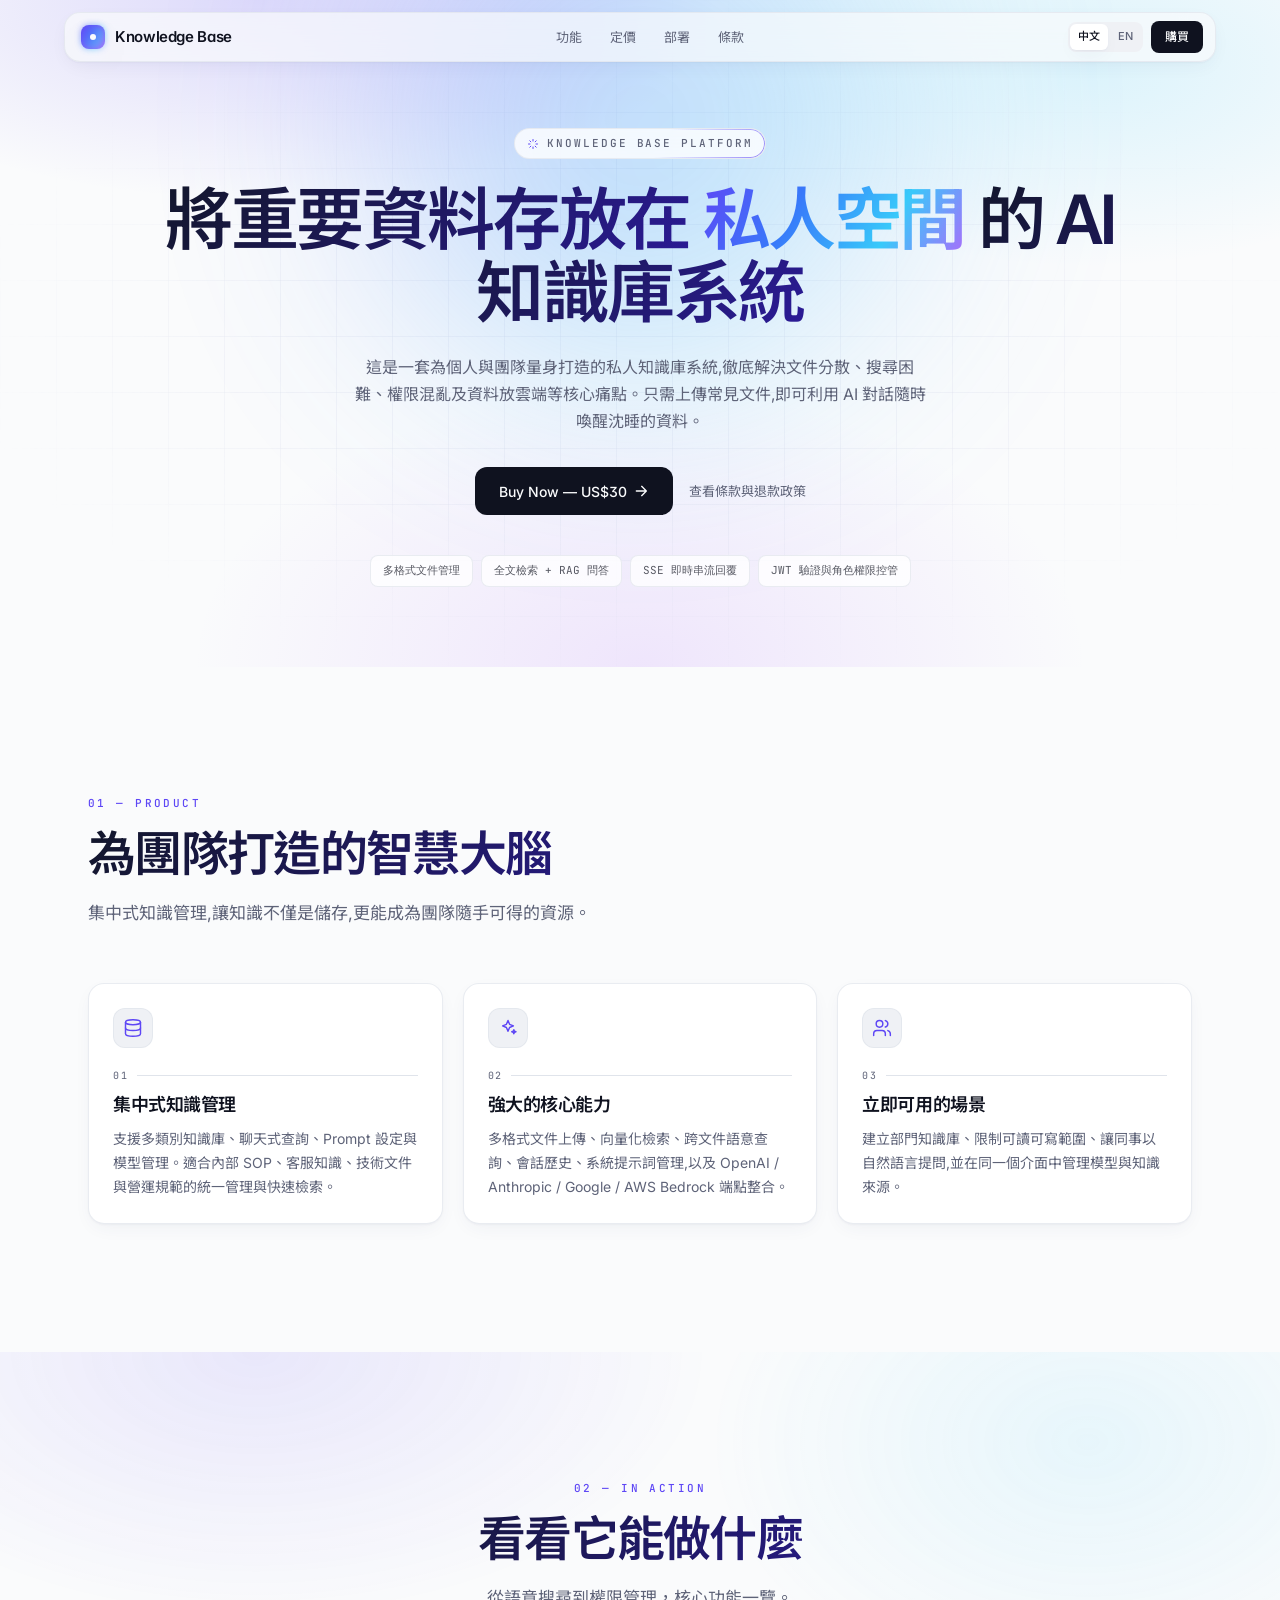
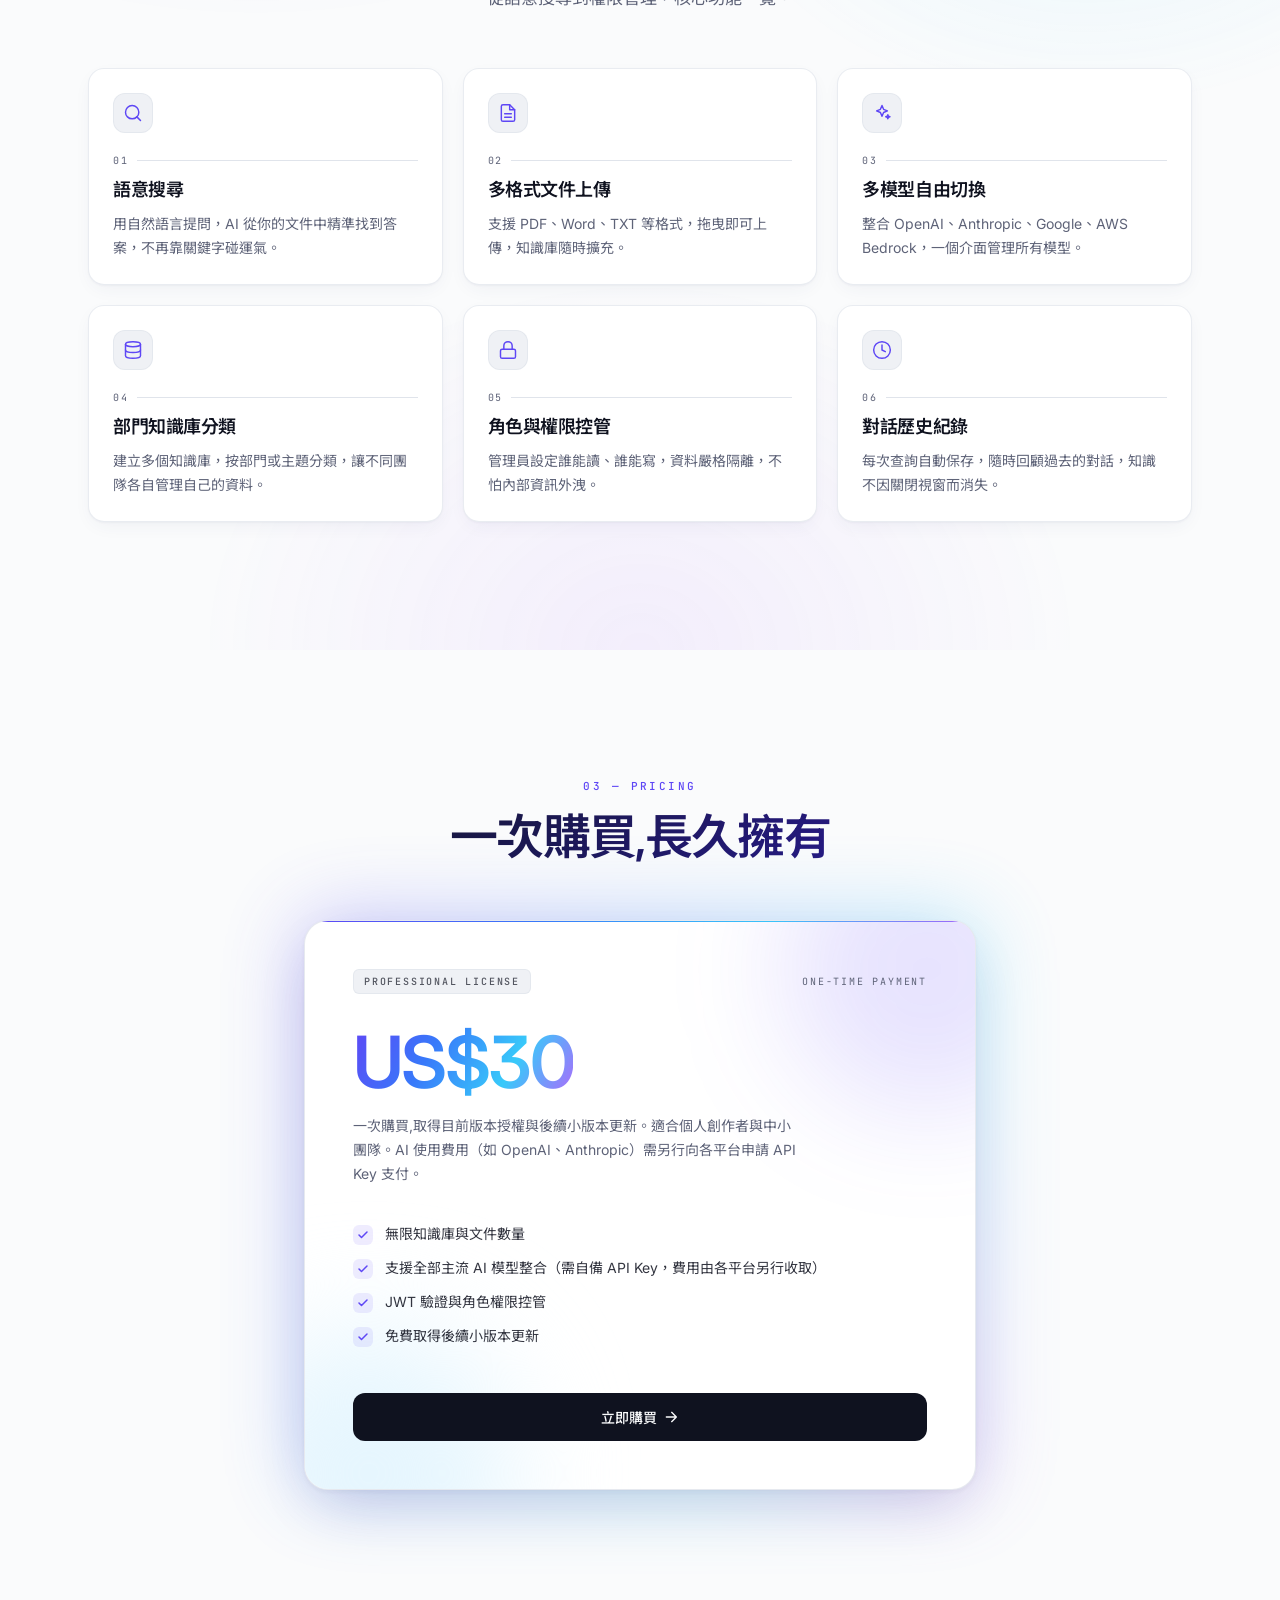
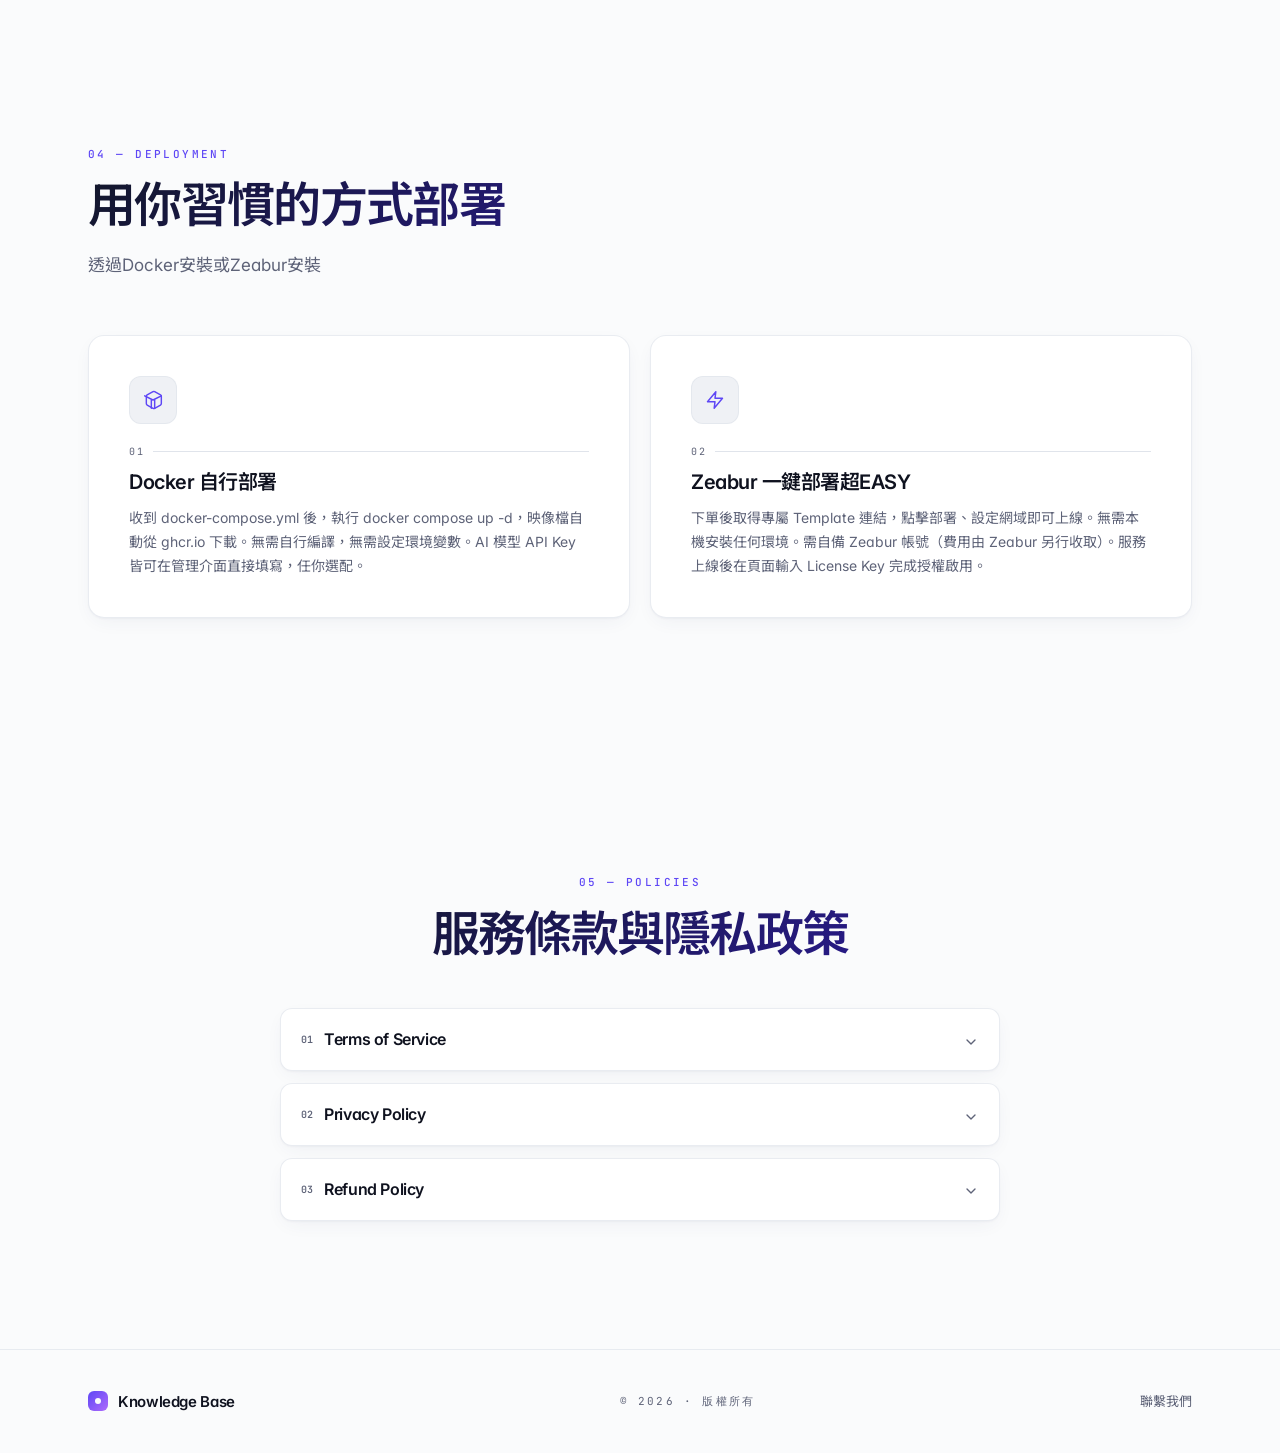
<file: index.html>
<!doctype html>
<html lang="zh-Hant" data-lang="zh">
  <head>
    <meta charset="UTF-8" />
    <meta name="viewport" content="width=device-width, initial-scale=1.0" />
    <title data-i18n="meta.title">AI Knowledge Base — 私人空間的 AI 知識庫系統</title>
    <meta name="description" data-i18n-attr="content" data-i18n="meta.description"
          content="為個人與團隊量身打造的私人 AI 知識庫系統,徹底解決文件分散、搜尋困難、權限混亂的核心痛點。" />
    <meta property="og:title" content="AI Knowledge Base — 私人空間的 AI 知識庫系統" />
    <meta property="og:description" content="集中式知識管理,支援多格式文件、向量化檢索、跨文件語意查詢與多模型整合。" />
    <meta property="og:type" content="website" />
    <meta property="og:image" content="https://juns0211.github.io/KnowledgeBasePage/assets/chat.png" />
    <meta name="twitter:card" content="summary_large_image" />

    <link rel="preconnect" href="https://fonts.googleapis.com" />
    <link rel="preconnect" href="https://fonts.gstatic.com" crossorigin />
    <link href="https://fonts.googleapis.com/css2?family=Inter:wght@300;400;500;600;700;800&family=JetBrains+Mono:wght@400;500&family=Noto+Sans+TC:wght@300;400;500;600;700;800&display=swap" rel="stylesheet" />
    <link rel="stylesheet" href="styles.css" />
    <link rel="icon" type="image/svg+xml" href="data:image/svg+xml,%3Csvg xmlns='http://www.w3.org/2000/svg' viewBox='0 0 32 32'%3E%3Crect width='32' height='32' rx='8' fill='%236366f1'/%3E%3Cpath d='M16 7l1.8 4.4L22.5 13l-4.7 1.8L16 19.2l-1.8-4.4L9.5 13l4.7-1.6L16 7z' fill='white'/%3E%3C/svg%3E" />
  </head>
  <body>
    <!-- ============ NAVBAR ============ -->
    <header class="nav">
      <div class="nav-inner">
        <a href="#top" class="nav-brand">
          <span class="brand-mark"><span class="brand-mark-glow"></span><span class="brand-mark-dot"></span></span>
          <span>Knowledge Base</span>
        </a>
        <nav class="nav-links">
          <a href="#features" data-i18n="nav.features">功能</a>
          <a href="#pricing" data-i18n="nav.pricing">定價</a>
          <a href="#deploy" data-i18n="nav.deploy">部署</a>
          <a href="#policies" data-i18n="nav.policies">條款</a>
        </nav>
        <div class="nav-actions">
          <div class="lang-switch" role="tablist">
            <button data-lang="zh" class="active">中文</button>
            <button data-lang="en">EN</button>
          </div>
          <a class="btn btn-dark btn-sm nav-buy" href="#" target="_blank" rel="noopener" data-i18n="nav.buy">購買</a>
        </div>
      </div>
    </header>

    <main>
      <!-- ============ HERO ============ -->
      <section id="top" class="hero">
        <div class="bg-mesh" aria-hidden="true"></div>
        <div class="bg-grid mask-fade" aria-hidden="true"></div>
        <div class="hero-orb" aria-hidden="true"></div>

        <div class="hero-inner">
          <div class="eyebrow shimmer-border reveal">
            <svg viewBox="0 0 24 24" fill="none" stroke="currentColor" stroke-width="2" stroke-linecap="round" stroke-linejoin="round" class="ico-sparkle">
              <path d="M12 3v3M12 18v3M3 12h3M18 12h3M5.6 5.6l2.1 2.1M16.3 16.3l2.1 2.1M5.6 18.4l2.1-2.1M16.3 7.7l2.1-2.1"/>
            </svg>
            <span data-i18n="hero.eyebrow">KNOWLEDGE BASE PLATFORM</span>
          </div>

          <h1 class="hero-title reveal" style="animation-delay:.1s">
            <span class="text-gradient" data-i18n="hero.titleA">將重要資料存放在</span>
            <span class="text-iridescent" data-i18n="hero.titleB">私人空間</span>
            <span class="text-gradient" data-i18n="hero.titleC">的 AI 知識庫系統</span>
          </h1>

          <p class="hero-sub reveal" style="animation-delay:.2s" data-i18n="hero.subtitle">
            這是一套為個人與團隊量身打造的私人知識庫系統,徹底解決文件分散、搜尋困難、權限混亂及資料放雲端等核心痛點。只需上傳常見文件,即可利用 AI 對話隨時喚醒沈睡的資料。
          </p>

          <div class="hero-cta reveal" style="animation-delay:.3s">
            <a class="btn btn-dark btn-lg" id="hero-buy" href="#" target="_blank" rel="noopener">
              <span data-i18n="hero.buy">Buy Now — US$30</span>
              <svg viewBox="0 0 24 24" fill="none" stroke="currentColor" stroke-width="2" stroke-linecap="round" stroke-linejoin="round" class="ico-arrow"><path d="M5 12h14M13 5l7 7-7 7"/></svg>
            </a>
            <a href="#policies" class="hero-secondary" data-i18n="hero.secondary">查看條款與退款政策</a>
          </div>

          <div class="hero-chips reveal" style="animation-delay:.4s" id="hero-chips"></div>
        </div>
      </section>

      <!-- ============ DESCRIPTION ============ -->
      <section id="features" class="section">
        <div class="container">
          <div class="section-head reveal">
            <p class="section-eyebrow" data-i18n="description.eyebrow">01 — Product</p>
            <h2 class="section-title text-gradient" data-i18n="description.title">為團隊打造的智慧大腦</h2>
            <p class="section-lead" data-i18n="description.lead">集中式知識管理,讓知識不僅是儲存,更能成為團隊隨手可得的資源。</p>
          </div>
          <div class="grid grid-3" id="desc-grid"></div>
        </div>
      </section>

      <!-- ============ SHOWCASE ============ -->
      <section class="section showcase">
        <div class="bg-mesh-soft" aria-hidden="true"></div>
        <div class="container">
          <div class="section-head section-head-center reveal">
            <p class="section-eyebrow" data-i18n="showcase.eyebrow">02 — In action</p>
            <h2 class="section-title text-gradient" data-i18n="showcase.title">看看它的樣子</h2>
            <p class="section-lead" data-i18n="showcase.lead">從對話查詢到權限管理,每個介面都經過細心設計。</p>
          </div>

          <div class="grid grid-3" id="features-grid"></div>
        </div>
      </section>

      <!-- ============ PRICING ============ -->
      <section id="pricing" class="section">
        <div class="container">
          <div class="section-head section-head-center reveal">
            <p class="section-eyebrow" data-i18n="pricing.eyebrow">03 — Pricing</p>
            <h2 class="section-title text-gradient" data-i18n="pricing.title">一次購買,長久擁有</h2>
          </div>

          <div class="pricing-wrap reveal">
            <div class="pricing-glow" aria-hidden="true"></div>
            <div class="pricing-card">
              <div class="pricing-top-line"></div>
              <div class="pricing-blob pricing-blob-1"></div>
              <div class="pricing-blob pricing-blob-2"></div>
              <div class="pricing-content">
                <div class="pricing-row">
                  <span class="tag" data-i18n="pricing.planTag">Professional License</span>
                  <span class="muted-mono" data-i18n="pricing.priceNote">One-time payment</span>
                </div>
                <div class="pricing-price">
                  <span class="text-iridescent" data-i18n="pricing.price">US$30</span>
                </div>
                <p class="pricing-desc" data-i18n="pricing.desc"></p>
                <ul class="pricing-list" id="pricing-list"></ul>
                <a id="pricing-buy" class="btn btn-dark btn-lg btn-block" href="#" target="_blank" rel="noopener">
                  <span data-i18n="pricing.cta">立即購買</span>
                  <svg viewBox="0 0 24 24" fill="none" stroke="currentColor" stroke-width="2" stroke-linecap="round" stroke-linejoin="round" class="ico-arrow"><path d="M5 12h14M13 5l7 7-7 7"/></svg>
                </a>
              </div>
            </div>
          </div>
        </div>
      </section>

      <!-- ============ DEPLOYMENT ============ -->
      <section id="deploy" class="section">
        <div class="container">
          <div class="section-head reveal">
            <p class="section-eyebrow" data-i18n="deploy.eyebrow">04 — Deployment</p>
            <h2 class="section-title text-gradient" data-i18n="deploy.title">用你習慣的方式部署</h2>
            <p class="section-lead" data-i18n="deploy.lead"></p>
          </div>
          <div class="grid grid-2" id="deploy-grid"></div>
        </div>
      </section>

      <!-- ============ POLICIES ============ -->
      <section id="policies" class="section">
        <div class="container container-narrow">
          <div class="section-head section-head-center reveal">
            <p class="section-eyebrow" data-i18n="policies.eyebrow">05 — Policies</p>
            <h2 class="section-title text-gradient" data-i18n="policies.title">服務條款與隱私政策</h2>
          </div>
          <div class="accordion reveal" id="policies-accordion"></div>
        </div>
      </section>
    </main>

    <!-- ============ FOOTER ============ -->
    <footer class="footer">
      <div class="footer-inner">
        <div class="footer-brand">
          <span class="brand-mark"><span class="brand-mark-dot"></span></span>
          <span>Knowledge Base</span>
        </div>
        <p class="footer-rights">© <span id="footer-year"></span> · <span data-i18n="footer.rights">版權所有</span></p>
        <a href="mailto:juns.chen.dev@gmail.com" data-i18n="footer.contact">聯繫我們</a>
      </div>
    </footer>

    <script src="app.js"></script>
  </body>
</html>
</file>
<file: styles.css>
/* =========================================================
   AI Knowledge Base — Static Landing
   Cool-toned futuristic light theme. All colors HSL.
   ========================================================= */

:root {
  --background: 220 30% 98.5%;
  --foreground: 230 35% 9%;
  --card: 0 0% 100%;
  --muted: 220 20% 94%;
  --muted-foreground: 230 12% 42%;
  --secondary: 220 25% 95%;
  --accent: 200 95% 95%;
  --primary: 248 90% 62%;
  --primary-foreground: 220 30% 99%;
  --primary-glow: 268 95% 70%;
  --destructive: 0 75% 55%;
  --border: 220 22% 90%;
  --ring: 248 90% 62%;

  --radius: 0.875rem;

  --gradient-mesh:
    radial-gradient(60% 50% at 20% 0%, hsl(248 90% 62% / 0.18) 0%, transparent 60%),
    radial-gradient(50% 50% at 85% 10%, hsl(195 95% 65% / 0.18) 0%, transparent 60%),
    radial-gradient(50% 60% at 50% 100%, hsl(268 95% 70% / 0.15) 0%, transparent 70%);
  --gradient-primary: linear-gradient(135deg, hsl(var(--primary)) 0%, hsl(var(--primary-glow)) 100%);
  --gradient-iridescent: linear-gradient(120deg,
    hsl(248 90% 62%) 0%,
    hsl(220 95% 60%) 35%,
    hsl(195 95% 60%) 70%,
    hsl(268 95% 70%) 100%);
  --gradient-text: linear-gradient(135deg, hsl(230 40% 12%) 0%, hsl(248 70% 35%) 100%);

  --grid-color: hsl(230 30% 80% / 0.5);

  --shadow-soft: 0 1px 2px hsl(230 30% 30% / 0.04), 0 6px 20px -6px hsl(230 30% 30% / 0.08);
  --shadow-elevated: 0 2px 4px hsl(230 30% 20% / 0.05), 0 24px 60px -16px hsl(248 50% 30% / 0.18);
  --shadow-primary: 0 12px 36px -10px hsl(var(--primary) / 0.5);
  --shadow-glow: 0 0 60px hsl(var(--primary) / 0.25), 0 0 120px hsl(var(--primary-glow) / 0.18);

  --ease: cubic-bezier(0.32, 0.72, 0.24, 1);
}

/* ---------- Reset ---------- */
*, *::before, *::after { box-sizing: border-box; }
html, body { margin: 0; padding: 0; }
html { scroll-behavior: smooth; }
img { max-width: 100%; display: block; }
a { color: inherit; text-decoration: none; }
button { font: inherit; cursor: pointer; background: none; border: 0; color: inherit; }

body {
  background: hsl(var(--background));
  color: hsl(var(--foreground));
  font-family: 'Inter', 'Noto Sans TC', system-ui, -apple-system, Segoe UI, Roboto, sans-serif;
  -webkit-font-smoothing: antialiased;
  text-rendering: optimizeLegibility;
  font-feature-settings: 'cv11', 'ss01', 'cv03';
  line-height: 1.55;
}

.font-mono, .mono { font-family: 'JetBrains Mono', ui-monospace, SFMono-Regular, Menlo, monospace; }

/* ---------- Utility text colors ---------- */
.text-gradient {
  background-image: var(--gradient-text);
  -webkit-background-clip: text; background-clip: text;
  color: transparent;
}
.text-iridescent {
  background-image: var(--gradient-iridescent);
  -webkit-background-clip: text; background-clip: text;
  color: transparent;
}

/* ---------- Backgrounds ---------- */
.bg-mesh, .bg-mesh-soft {
  position: absolute; inset: 0; pointer-events: none;
  background-image: var(--gradient-mesh);
}
.bg-mesh-soft { opacity: .6; }

.bg-grid {
  position: absolute; inset: 0; pointer-events: none; opacity: .6;
  background-image:
    linear-gradient(to right, hsl(230 30% 85% / 0.35) 1px, transparent 1px),
    linear-gradient(to bottom, hsl(230 30% 85% / 0.35) 1px, transparent 1px);
  background-size: 56px 56px;
}
.mask-fade {
  -webkit-mask-image: radial-gradient(ellipse at center, #000 40%, transparent 75%);
          mask-image: radial-gradient(ellipse at center, #000 40%, transparent 75%);
}
.bg-dot-grid {
  background-image: radial-gradient(circle, var(--grid-color) 1px, transparent 1px);
  background-size: 24px 24px;
}

/* ---------- Container / Section ---------- */
.container { max-width: 72rem; margin: 0 auto; padding: 0 1.5rem; }
.container-narrow { max-width: 48rem; }
.section { position: relative; padding: 6rem 0; }
@media (min-width: 768px) { .section { padding: 8rem 0; } }

.section-head { max-width: 42rem; }
.section-head-center { margin-left: auto; margin-right: auto; text-align: center; }
.section-eyebrow {
  font-family: 'JetBrains Mono', ui-monospace, monospace;
  font-size: 11px; font-weight: 500;
  text-transform: uppercase; letter-spacing: .22em;
  color: hsl(var(--primary));
  margin: 0;
}
.section-title {
  font-size: clamp(2rem, 4vw, 3rem);
  font-weight: 600; letter-spacing: -.035em; line-height: 1.1;
  margin: 1rem 0 0;
}
.section-lead {
  margin: 1.25rem 0 0;
  color: hsl(var(--muted-foreground));
  font-size: 1.0625rem;
}

/* ---------- NAV ---------- */
.nav {
  position: fixed; top: 0; left: 0; right: 0; z-index: 50;
}
.nav-inner {
  max-width: 72rem; margin: .75rem auto 0; padding: 0 1rem;
}
.nav-inner > * { font-size: 13px; }

.nav-inner {
  display: flex; align-items: center; justify-content: space-between;
}
/*
.nav-inner {
  display: block;
}

.nav .nav-inner > .nav-brand,
.nav .nav-inner > .nav-links,
.nav .nav-inner > .nav-actions { display: none; }
*/

/* Real bar */
.nav-inner {
  position: relative;
}
.nav-inner::before { content: none; }

/* Use a flex bar inside */
.nav-inner {
  display: flex; align-items: center; justify-content: space-between;
  gap: 1rem;
  border: 1px solid hsl(var(--border) / .7);
  background: hsl(var(--background) / .7);
  backdrop-filter: blur(18px);
  -webkit-backdrop-filter: blur(18px);
  padding: .5rem .75rem .5rem 1rem;
  border-radius: 1rem;
  box-shadow: var(--shadow-soft);
}
.nav-inner > .nav-brand,
.nav-inner > .nav-links,
.nav-inner > .nav-actions { display: flex; }

.nav-brand {
  display: inline-flex; align-items: center; gap: .625rem;
  font-weight: 600; letter-spacing: -.025em; font-size: 15px;
}
.brand-mark {
  position: relative;
  display: inline-flex; align-items: center; justify-content: center;
  width: 24px; height: 24px; border-radius: 8px;
  background-image: var(--gradient-primary);
  box-shadow: var(--shadow-primary);
}
.brand-mark-glow {
  position: absolute; inset: 0; border-radius: 8px;
  background-image: var(--gradient-iridescent);
  opacity: .6; filter: blur(3px);
}
.brand-mark-dot {
  position: relative;
  width: 6px; height: 6px; border-radius: 999px;
  background: hsl(var(--background));
}

.nav-links { gap: 1.75rem; color: hsl(var(--muted-foreground)); }
.nav-links a:hover { color: hsl(var(--foreground)); transition: color .25s; }
@media (max-width: 767px) { .nav-links { display: none !important; } }

.nav-actions { align-items: center; gap: .5rem; }
.lang-switch {
  display: inline-flex; gap: 2px;
  background: hsl(var(--secondary)); padding: 2px;
  border-radius: 8px; font-size: 11px; font-weight: 500;
}
.lang-switch button {
  padding: 4px 8px; border-radius: 6px;
  color: hsl(var(--muted-foreground));
  transition: all .25s var(--ease);
}
.lang-switch button.active {
  background: hsl(var(--card));
  color: hsl(var(--foreground));
  box-shadow: var(--shadow-soft);
}
.nav-buy { font-size: 12px; padding: 0 .875rem; height: 32px; border-radius: 8px; }
@media (max-width: 480px) { .nav-buy { display: none; } }

/* ---------- Buttons ---------- */
.btn {
  display: inline-flex; align-items: center; justify-content: center;
  gap: .375rem; font-weight: 500;
  border-radius: 12px; padding: 0 1rem; height: 40px;
  transition: all .35s var(--ease);
  white-space: nowrap;
}
.btn-sm { height: 32px; padding: 0 .875rem; font-size: 12px; border-radius: 8px; }
.btn-lg { height: 48px; padding: 0 1.5rem; font-size: 14px; }
.btn-block { width: 100%; }
.btn-dark {
  background: hsl(var(--foreground));
  color: hsl(var(--background));
}
.btn-dark:hover { transform: translateY(-1px); box-shadow: var(--shadow-glow); }
.btn .ico-arrow { width: 16px; height: 16px; transition: transform .35s var(--ease); }
.btn:hover .ico-arrow { transform: translateX(2px); }

/* ---------- HERO ---------- */
.hero {
  position: relative; overflow: hidden;
  padding: 7rem 0 4rem;
}
@media (min-width: 768px) { .hero { padding: 8rem 0 5rem; } }

.hero-inner {
  position: relative;
  max-width: 64rem; margin: 0 auto; padding: 0 1.5rem;
  text-align: center;
}

.hero-orb {
  pointer-events: none;
  position: absolute; left: 50%; top: 18%;
  width: 520px; height: 520px;
  border-radius: 999px;
  background-image: var(--gradient-iridescent);
  opacity: .3;
  filter: blur(120px);
  transform: translate(-50%, -50%);
  animation: orb-pulse 8s ease-in-out infinite;
}

.eyebrow {
  position: relative;
  display: inline-flex; align-items: center; gap: .5rem;
  border: 1px solid hsl(var(--border) / .7);
  background: hsl(var(--card) / .8);
  backdrop-filter: blur(8px);
  padding: 6px 12px;
  border-radius: 999px;
  font-size: 11px; font-weight: 500;
  color: hsl(var(--muted-foreground));
}
.eyebrow .ico-sparkle { width: 12px; height: 12px; color: hsl(var(--primary)); }
.eyebrow span { font-family: 'JetBrains Mono', monospace; text-transform: uppercase; letter-spacing: .18em; }

.hero-title {
  font-size: clamp(2.25rem, 6vw, 4.25rem);
  font-weight: 600; letter-spacing: -.035em; line-height: 1.08;
  margin: 1.5rem 0 0;
}
.hero-title > span { display: inline; }

.hero-sub {
  max-width: 36rem; margin: 1.5rem auto 0;
  color: hsl(var(--muted-foreground));
  font-size: 15px; line-height: 1.7;
}
@media (min-width: 768px) { .hero-sub { font-size: 16px; } }

.hero-cta {
  margin: 2rem 0 0;
  display: flex; flex-direction: column; align-items: center;
  gap: 1rem;
}
@media (min-width: 640px) { .hero-cta { flex-direction: row; justify-content: center; } }
.hero-secondary {
  font-size: 13px;
  color: hsl(var(--muted-foreground));
  text-underline-offset: 4px;
}
.hero-secondary:hover { color: hsl(var(--foreground)); text-decoration: underline; }

.hero-chips {
  margin-top: 2.5rem;
  display: flex; flex-wrap: wrap; gap: .5rem;
  justify-content: center;
}
.chip {
  border: 1px solid hsl(var(--border) / .7);
  background: hsl(var(--card) / .8);
  backdrop-filter: blur(8px);
  padding: 6px 12px;
  border-radius: 8px;
  font-family: 'JetBrains Mono', monospace;
  font-size: 11px;
  color: hsl(var(--foreground) / .7);
}

/* ---------- Description / Deploy grids ---------- */
.grid { display: grid; gap: 1.25rem; margin-top: 3.5rem; }
.grid-2 { grid-template-columns: 1fr; }
.grid-3 { grid-template-columns: 1fr; }
@media (min-width: 768px) {
  .grid-2 { grid-template-columns: 1fr 1fr; }
  .grid-3 { grid-template-columns: repeat(3, 1fr); }
}

.card {
  position: relative;
  overflow: hidden;
  border: 1px solid hsl(var(--border) / .7);
  background: hsl(var(--card));
  border-radius: 1rem;
  padding: 1.5rem;
  box-shadow: var(--shadow-soft);
  transition: all .5s var(--ease);
}
.card-lg { padding: 2rem; }
@media (min-width: 768px) { .card-lg { padding: 2.5rem; } }

.card:hover {
  transform: translateY(-4px);
  box-shadow: var(--shadow-elevated);
  border-color: hsl(var(--primary) / .3);
}
.card-top-line {
  position: absolute; left: 0; right: 0; top: 0; height: 1px;
  background-image: var(--gradient-iridescent);
  opacity: 0; transition: opacity .35s;
}
.card:hover .card-top-line { opacity: 1; }
.card-glow {
  position: absolute; top: -64px; right: -64px;
  width: 11rem; height: 11rem; border-radius: 999px;
  background: hsl(var(--primary) / .1);
  filter: blur(40px);
  opacity: 0; transition: opacity .5s;
  pointer-events: none;
}
.card:hover .card-glow { opacity: 1; }

.card .ico-wrap {
  position: relative;
  display: inline-flex; align-items: center; justify-content: center;
  width: 40px; height: 40px;
  border: 1px solid hsl(var(--border) / .7);
  background: hsl(var(--secondary));
  border-radius: 12px;
  color: hsl(var(--primary));
}
.card-lg .ico-wrap { width: 48px; height: 48px; }
.card .ico-wrap svg { width: 20px; height: 20px; }

.card-divider {
  position: relative; margin-top: 1.25rem;
  display: flex; align-items: center; gap: .5rem;
}
.card-num { font-family: 'JetBrains Mono', monospace; font-size: 10px; text-transform: uppercase; letter-spacing: .18em; color: hsl(var(--muted-foreground)); }
.card-divider .line { flex: 1; height: 1px; background: hsl(var(--border)); }
.card-title { font-size: 18px; font-weight: 600; letter-spacing: -.025em; margin: .5rem 0 0; }
.card-lg .card-title { font-size: 20px; }
.card-body { margin: .5rem 0 0; font-size: 14px; line-height: 1.7; color: hsl(var(--muted-foreground)); }

/* ---------- Showcase ---------- */
.showcase { position: relative; overflow: hidden; }
.showcase-wrap {
  position: relative; max-width: 64rem; margin: 3.5rem auto 0;
}
.showcase-glow {
  position: absolute; inset: -2rem;
  border-radius: 40px;
  background-image: var(--gradient-iridescent);
  opacity: .25; filter: blur(56px);
  pointer-events: none;
}

.window {
  position: relative;
  border: 1px solid hsl(var(--border));
  background: hsl(var(--card) / .8);
  backdrop-filter: blur(8px);
  border-radius: 1rem;
  padding: .5rem;
  box-shadow: var(--shadow-elevated);
  overflow: hidden;
}
.window-bar {
  display: flex; align-items: center; gap: 6px;
  padding: 8px 12px;
}
.dot { width: 10px; height: 10px; border-radius: 999px; }
.dot-r { background: hsl(var(--destructive) / .7); }
.dot-y { background: hsl(var(--primary) / .4); }
.dot-g { background: hsl(var(--primary) / .7); }
.window-caption {
  margin-left: 12px;
  font-family: 'JetBrains Mono', monospace;
  font-size: 10px; text-transform: uppercase; letter-spacing: .2em;
  color: hsl(var(--muted-foreground));
}
.window-body {
  border: 1px solid hsl(var(--border) / .7);
  background: hsl(var(--secondary) / .4);
  border-radius: 12px;
  overflow: hidden;
  aspect-ratio: 16 / 10;
  display: flex;
  align-items: center;
  justify-content: center;
}
.window-body img { width: 100%; height: 100%; object-fit: contain; display: block; animation: fade-in .5s var(--ease); }

.nav-arrow {
  display: none;
  position: absolute; top: 50%;
  width: 44px; height: 44px; border-radius: 999px;
  background: hsl(var(--card) / .9);
  border: 1px solid hsl(var(--border));
  box-shadow: var(--shadow-soft);
  backdrop-filter: blur(8px);
  align-items: center; justify-content: center;
  transition: all .25s var(--ease);
}
.nav-arrow:hover { border-color: hsl(var(--primary) / .4); }
.nav-arrow svg { width: 20px; height: 20px; }
.nav-arrow-left { left: -8px; transform: translate(-50%, -50%); }
.nav-arrow-right { right: -8px; transform: translate(50%, -50%); }
@media (min-width: 768px) { .nav-arrow { display: inline-flex; } }

.thumbs {
  margin-top: 2rem;
  display: flex; flex-wrap: wrap; gap: .75rem; justify-content: center;
}
.thumb {
  overflow: hidden; border-radius: 8px;
  border: 1px solid hsl(var(--border) / .7);
  opacity: .55;
  transition: all .35s var(--ease);
}
.thumb img { width: 96px; height: 56px; object-fit: cover; display: block; }
.thumb:hover { opacity: 1; }
.thumb.active {
  opacity: 1;
  border-color: hsl(var(--primary));
  box-shadow: 0 0 0 2px hsl(var(--primary) / .3);
}

/* ---------- Pricing ---------- */
.pricing-wrap { position: relative; max-width: 42rem; margin: 3.5rem auto 0; }
.pricing-glow {
  pointer-events: none;
  position: absolute; inset: -4px;
  border-radius: 28px;
  background-image: var(--gradient-iridescent);
  opacity: .3; filter: blur(40px);
}
.pricing-card {
  position: relative; overflow: hidden;
  border: 1px solid hsl(var(--border) / .8);
  background: hsl(var(--card));
  border-radius: 1.5rem;
  padding: 2rem;
  box-shadow: var(--shadow-elevated);
}
@media (min-width: 768px) { .pricing-card { padding: 3rem; } }
.pricing-top-line {
  position: absolute; left: 0; right: 0; top: 0; height: 1px;
  background-image: var(--gradient-iridescent);
}
.pricing-blob {
  position: absolute; width: 18rem; height: 18rem; border-radius: 999px;
  filter: blur(56px); pointer-events: none;
}
.pricing-blob-1 { top: -6rem; right: -6rem; background: hsl(var(--primary) / .15); }
.pricing-blob-2 { bottom: -8rem; left: -5rem; background: hsl(var(--accent)); }
.pricing-content { position: relative; }
.pricing-row {
  display: flex; align-items: center; justify-content: space-between;
  flex-wrap: wrap; gap: .75rem;
}
.tag {
  display: inline-block;
  border: 1px solid hsl(var(--border) / .7);
  background: hsl(var(--secondary));
  padding: 4px 10px;
  border-radius: 6px;
  font-family: 'JetBrains Mono', monospace;
  font-size: 10px; font-weight: 500;
  text-transform: uppercase; letter-spacing: .18em;
  color: hsl(var(--foreground) / .7);
}
.muted-mono {
  font-family: 'JetBrains Mono', monospace;
  font-size: 10px; text-transform: uppercase; letter-spacing: .18em;
  color: hsl(var(--muted-foreground));
}
.pricing-price {
  margin-top: 2rem;
  display: flex; align-items: baseline; gap: .5rem;
  font-weight: 600; letter-spacing: -.035em;
  font-size: clamp(3.5rem, 8vw, 4.5rem);
  line-height: 1;
}
.pricing-desc {
  margin: 1rem 0 0; max-width: 28rem;
  font-size: 14px; line-height: 1.7;
  color: hsl(var(--muted-foreground));
}
.pricing-list { list-style: none; padding: 0; margin: 2rem 0 0; }
.pricing-list li {
  display: flex; gap: .75rem; align-items: flex-start;
  font-size: 14px; padding: .375rem 0;
  color: hsl(var(--foreground) / .85);
}
.pricing-list .check {
  flex: none; margin-top: 2px;
  display: inline-flex; align-items: center; justify-content: center;
  width: 20px; height: 20px;
  border-radius: 6px;
  background: hsl(var(--primary) / .1);
  color: hsl(var(--primary));
}
.pricing-list .check svg { width: 12px; height: 12px; }
#pricing-buy { margin-top: 2.5rem; }

/* ---------- Policies / Accordion ---------- */
.accordion { margin-top: 3rem; display: flex; flex-direction: column; gap: .75rem; }
.acc-item {
  overflow: hidden;
  border: 1px solid hsl(var(--border) / .7);
  background: hsl(var(--card));
  border-radius: 12px;
  padding: 0 1.25rem;
  box-shadow: var(--shadow-soft);
  transition: border-color .25s var(--ease);
}
.acc-item:hover { border-color: hsl(var(--primary) / .3); }
.acc-trigger {
  width: 100%;
  display: flex; align-items: center; justify-content: space-between;
  gap: .75rem;
  padding: 1.125rem 0;
  font-size: 16px; font-weight: 600; letter-spacing: -.025em;
  text-align: left;
}
.acc-trigger .left { display: flex; align-items: center; gap: .75rem; }
.acc-trigger .num { font-family: 'JetBrains Mono', monospace; font-size: 10px; color: hsl(var(--muted-foreground)); }
.acc-chevron {
  width: 16px; height: 16px;
  transition: transform .3s var(--ease);
  color: hsl(var(--muted-foreground));
}
.acc-item.open .acc-chevron { transform: rotate(180deg); }
.acc-content {
  display: grid;
  grid-template-rows: 0fr;
  transition: grid-template-rows .3s var(--ease);
}
.acc-item.open .acc-content { grid-template-rows: 1fr; }
.acc-content > div { overflow: hidden; }
.acc-content ul {
  list-style: none; padding: 0 0 1rem; margin: 0;
  display: flex; flex-direction: column; gap: .625rem;
  font-size: 14px; line-height: 1.7;
  color: hsl(var(--muted-foreground));
}
.acc-content li { display: flex; gap: .75rem; }
.acc-content li::before {
  content: ""; flex: none; margin-top: .55rem;
  width: 4px; height: 4px; border-radius: 999px;
  background: hsl(var(--primary));
}

/* ---------- Footer ---------- */
.footer {
  border-top: 1px solid hsl(var(--border) / .7);
  padding: 2.5rem 0;
}
.footer-inner {
  max-width: 72rem; margin: 0 auto; padding: 0 1.5rem;
  display: flex; flex-direction: column; gap: 1rem;
  align-items: center; justify-content: space-between;
  font-size: 13px;
  color: hsl(var(--muted-foreground));
}
@media (min-width: 640px) { .footer-inner { flex-direction: row; } }
.footer-brand { display: flex; align-items: center; gap: .625rem; color: hsl(var(--foreground)); font-weight: 600; font-size: 15px; letter-spacing: -.025em; }
.footer-brand .brand-mark { width: 20px; height: 20px; border-radius: 6px; }
.footer-rights {
  margin: 0;
  font-family: 'JetBrains Mono', monospace;
  font-size: 11px; text-transform: uppercase; letter-spacing: .2em;
}
.footer a:hover { color: hsl(var(--foreground)); }

/* ---------- Animations ---------- */
@keyframes reveal-up {
  from { opacity: 0; transform: translateY(20px); }
  to   { opacity: 1; transform: translateY(0); }
}
.reveal { opacity: 0; }
.reveal.in-view { animation: reveal-up .9s var(--ease) forwards; }

@keyframes orb-pulse {
  0%, 100% { opacity: .7; transform: translate(-50%, -50%) scale(1); }
  50%      { opacity: 1;  transform: translate(-50%, -50%) scale(1.05); }
}

@keyframes fade-in {
  from { opacity: 0; }
  to   { opacity: 1; }
}

@keyframes shimmer {
  0%   { background-position: -200% 0; }
  100% { background-position:  200% 0; }
}
.shimmer-border { position: relative; }
.shimmer-border::before {
  content: ""; position: absolute; inset: 0;
  border-radius: inherit; padding: 1px;
  background: linear-gradient(120deg, transparent 30%, hsl(var(--primary) / .6) 50%, transparent 70%);
  background-size: 200% 100%;
  -webkit-mask: linear-gradient(#000 0 0) content-box, linear-gradient(#000 0 0);
  -webkit-mask-composite: xor;
          mask-composite: exclude;
  animation: shimmer 6s linear infinite;
  pointer-events: none;
}
</file>
